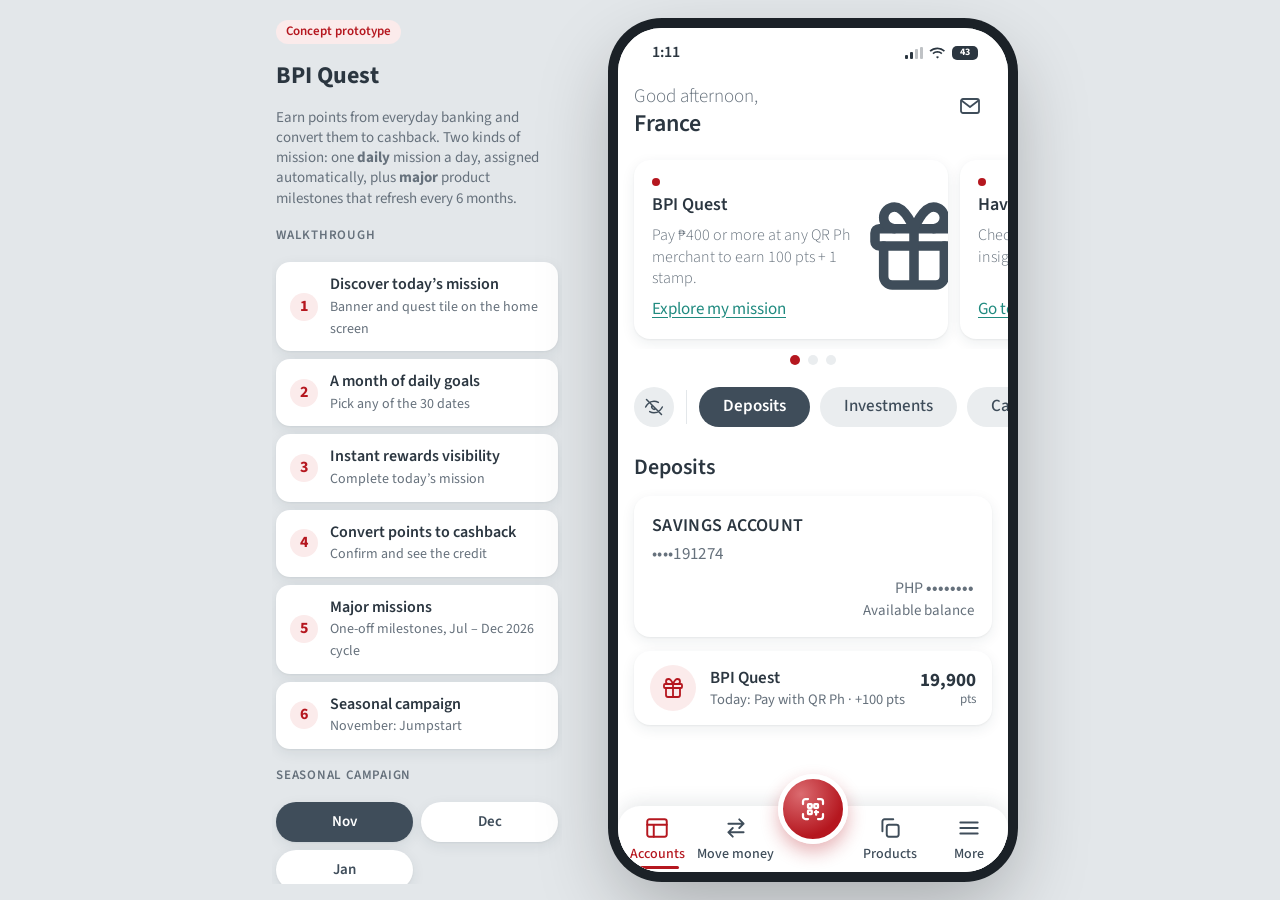
<file: index.html>
<!doctype html>
<html lang="en">
<head>
<meta charset="utf-8">
<meta name="viewport" content="width=device-width,initial-scale=1,viewport-fit=cover">
<!-- Light by default on every device (see :root in styles.css); this keeps
     the mobile browser chrome light to match instead of going dark. -->
<meta name="color-scheme" content="light">
<meta name="theme-color" content="#FFFFFF">
<title>BPI Quest</title>
<link rel="preconnect" href="https://fonts.googleapis.com">
<link rel="preconnect" href="https://fonts.gstatic.com" crossorigin>
<link href="https://fonts.googleapis.com/css2?family=Source+Sans+3:wght@300;400;500;600;700&display=swap" rel="stylesheet">
<link rel="stylesheet" href="css/styles.css">
</head>
<body>

<svg width="0" height="0" style="position:absolute" aria-hidden="true" focusable="false">
  <symbol id="i-mail" viewBox="0 0 24 24"><rect x="3" y="5" width="18" height="14" rx="2"/><path d="M3.5 6.5 12 13l8.5-6.5"/></symbol>
  <symbol id="i-eye" viewBox="0 0 24 24"><path d="M2 12s3.6-7 10-7 10 7 10 7-3.6 7-10 7S2 12 2 12z"/><circle cx="12" cy="12" r="3"/></symbol>
  <symbol id="i-eye-off" viewBox="0 0 24 24"><path d="M2 12s3.6-7 10-7c2 0 3.700.6 5.200 1.500M22 12s-3.600 7-10 7c-2 0-3.700-.6-5.200-1.500M9.900 9.900a3 3 0 0 0 4.200 4.200M3 3l18 18"/></symbol>
  <symbol id="i-accounts" viewBox="0 0 24 24"><rect x="3" y="4" width="18" height="16" rx="2"/><path d="M3 9h18M9 9v11"/></symbol>
  <symbol id="i-move" viewBox="0 0 24 24"><path d="M5 8h14M15 4l4 4-4 4M19 16H5M9 12l-4 4 4 4"/></symbol>
  <symbol id="i-qr" viewBox="0 0 24 24"><path d="M4 8V6a2 2 0 0 1 2-2h2M16 4h2a2 2 0 0 1 2 2v2M20 16v2a2 2 0 0 1-2 2h-2M8 20H6a2 2 0 0 1-2-2v-2"/><rect x="8" y="8" width="3" height="3" rx=".5"/><rect x="13" y="8" width="3" height="3" rx=".5"/><rect x="8" y="13" width="3" height="3" rx=".5"/><path d="M13.500 14.500h2.500M14.500 13.500v3"/></symbol>
  <symbol id="i-products" viewBox="0 0 24 24"><rect x="9" y="9" width="11" height="11" rx="2"/><path d="M5 15V6a2 2 0 0 1 2-2h8"/></symbol>
  <symbol id="i-menu" viewBox="0 0 24 24"><path d="M4 7h16M4 12h16M4 17h16"/></symbol>
  <symbol id="i-chev-r" viewBox="0 0 24 24"><path d="m9 6 6 6-6 6"/></symbol>
  <symbol id="i-chev-l" viewBox="0 0 24 24"><path d="m15 6-6 6 6 6"/></symbol>
  <symbol id="i-x" viewBox="0 0 24 24"><path d="M6 6l12 12M18 6 6 18"/></symbol>
  <symbol id="i-check" viewBox="0 0 24 24"><path d="m5 12.500 4.500 4.500L19 7.500"/></symbol>
  <symbol id="i-gift" viewBox="0 0 24 24"><rect x="3" y="8" width="18" height="4" rx="1"/><path d="M12 8v13M5 12v7a2 2 0 0 0 2 2h10a2 2 0 0 0 2-2v-7M7.500 8a2.500 2.500 0 1 1 0-5C10 3 12 8 12 8s2-5 4.500-5a2.500 2.500 0 1 1 0 5"/></symbol>
  <symbol id="i-flame" viewBox="0 0 24 24"><path d="M12 3c.8 3.200 5.500 5 5.500 10a5.500 5.500 0 0 1-11 0c0-2 .8-3.300 2-4.500 0 1.800.8 3 2 3C10.500 8.500 10.500 5.500 12 3z"/></symbol>
  <symbol id="i-bill" viewBox="0 0 24 24"><path d="M6 3h12v18l-3-2-3 2-3-2-3 2z"/><path d="M9 8h6M9 12h6"/></symbol>
  <symbol id="i-coins" viewBox="0 0 24 24"><ellipse cx="12" cy="6" rx="7" ry="3"/><path d="M5 6v6c0 1.700 3.100 3 7 3s7-1.300 7-3V6M5 12v6c0 1.700 3.100 3 7 3s7-1.300 7-3v-6"/></symbol>
  <symbol id="i-book" viewBox="0 0 24 24"><path d="M4 5.500A2.500 2.500 0 0 1 6.500 3H20v14H6.500A2.500 2.500 0 0 0 4 19.500z"/><path d="M4 19.500A2.500 2.500 0 0 0 6.500 22H20v-5"/></symbol>
  <symbol id="i-info" viewBox="0 0 24 24"><circle cx="12" cy="12" r="9"/><path d="M12 11v5M12 8h.01"/></symbol>
  <symbol id="i-lock" viewBox="0 0 24 24"><rect x="5" y="11" width="14" height="10" rx="2"/><path d="M8 11V8a4 4 0 0 1 8 0v3"/></symbol>
  <symbol id="i-wallet" viewBox="0 0 24 24"><path d="M3 8a2 2 0 0 1 2-2h12v3M3 8v10a2 2 0 0 0 2 2h14a1 1 0 0 0 1-1V9a1 1 0 0 0-1-1H5a2 2 0 0 1-2-2"/><path d="M16 14h2"/></symbol>
  <symbol id="i-arrow-up" viewBox="0 0 24 24"><path d="M12 19V5M6 11l6-6 6 6"/></symbol>
  <symbol id="i-cash" viewBox="0 0 24 24"><circle cx="12" cy="12" r="9"/><path d="M9.500 16V8h3a2 2 0 0 1 0 4h-3M8 10h6M8 12.500h6"/></symbol>
  <symbol id="i-bulb" viewBox="0 0 24 24"><path d="M9 18h6M10 21h4M12 3a6 6 0 0 0-3.500 10.900c.6.500 1 1.200 1 2.100h5c0-.9.400-1.600 1-2.100A6 6 0 0 0 12 3z"/></symbol>
  <symbol id="i-minus" viewBox="0 0 24 24"><path d="M7 12h10"/></symbol>
  <symbol id="i-card" viewBox="0 0 24 24"><rect x="2" y="5" width="20" height="14" rx="2.5"/><path d="M2 10h20"/><path d="M5.5 15h4"/></symbol>
  <symbol id="i-car" viewBox="0 0 24 24"><path d="M3.500 16 5 11a2 2 0 0 1 1.900-1.400h10.200A2 2 0 0 1 19 11l1.500 5"/><rect x="2" y="16" width="20" height="4" rx="1.500"/><circle cx="7" cy="20" r="1.600"/><circle cx="17" cy="20" r="1.600"/></symbol>
  <symbol id="i-home" viewBox="0 0 24 24"><path d="M4 11.500 12 4l8 7.500"/><path d="M6 10v10h12V10"/><path d="M10 20v-6h4v6"/></symbol>
  <symbol id="i-moto" viewBox="0 0 24 24"><circle cx="6" cy="17" r="3"/><circle cx="18" cy="17" r="3"/><path d="M6 17h5l2-5h4M13 12l2 5M9 17l3-6"/></symbol>
  <symbol id="i-chart" viewBox="0 0 24 24"><path d="M3 17l5-5 4 4 7-8"/><path d="M15 6h4v4"/></symbol>
  <symbol id="i-shield" viewBox="0 0 24 24"><path d="M12 3 4 6v6c0 4.400 3.300 7.600 8 9 4.700-1.400 8-4.600 8-9V6z"/><path d="m8.800 12 2.200 2.400 4.200-4.800"/></symbol>
</svg>

<main class="stage">
  <aside class="panel" id="panel" aria-label="Prototype guide"></aside>

  <div class="phone" id="phone">
    <div class="status" aria-hidden="true">
      <span>1:11</span>
      <span class="r">
        <svg viewBox="0 0 18 12"><rect x="0" y="8" width="3" height="4" rx="1"/><rect x="5" y="5" width="3" height="7" rx="1"/><rect x="10" y="2" width="3" height="10" rx="1" opacity=".3"/><rect x="15" y="0" width="3" height="12" rx="1" opacity=".3"/></svg>
        <svg viewBox="0 0 17 12"><path d="M8.500 2.200c2.400 0 4.600.9 6.300 2.500l1.200-1.300A11.500 11.500 0 0 0 8.500.4C5.400.4 2.600 1.600.5 3.500l1.200 1.300a9.700 9.700 0 0 1 6.800-2.600zm0 3.600c1.400 0 2.700.5 3.700 1.400l1.200-1.300a7.900 7.900 0 0 0-10 0l1.200 1.300c1-.9 2.300-1.400 3.700-1.400zm0 3.500c.6 0 1.100.2 1.500.6L8.500 11.500 7 9.900c.4-.4.900-.6 1.500-.6z"/></svg>
        <span class="batt">43</span>
      </span>
    </div>

    <!-- HOME -->
    <section class="screen white" id="s-home" aria-label="Accounts">
      <div class="scroll" id="homeScroll"><div id="homeBody"></div></div>
      <nav class="nav" aria-label="Main">
        <button class="on" data-act="toast" data-msg="You are on Accounts">
          <svg class="ic" aria-hidden="true"><use href="#i-accounts"/></svg>Accounts</button>
        <button data-act="toast" data-msg="Move money is not part of this prototype">
          <svg class="ic" aria-hidden="true"><use href="#i-move"/></svg>Move money</button>
        <span></span>
        <button data-act="toast" data-msg="Products is not part of this prototype">
          <svg class="ic" aria-hidden="true"><use href="#i-products"/></svg>Products</button>
        <button data-act="more">
          <svg class="ic" aria-hidden="true"><use href="#i-menu"/></svg>More</button>
        <button class="fab" data-act="startQR" aria-label="Scan QR Ph to pay"><svg class="ic" aria-hidden="true"><use href="#i-qr"/></svg></button>
      </nav>
    </section>

    <!-- BPI QUEST HUB -->
    <section class="screen" id="s-hub" aria-label="BPI Quest">
      <div class="appbar">
        <button class="ib" data-act="back" aria-label="Back"><svg class="ic"><use href="#i-chev-l"/></svg></button>
        <h2>BPI Quest</h2>
        <button class="ib" data-act="how" aria-label="How BPI Quest works"><svg class="ic"><use href="#i-info"/></svg></button>
      </div>
      <div class="scroll"><div class="stack" id="hubBody"></div></div>
    </section>

    <!-- SEASONAL CAMPAIGN (this month's banner offer) -->
    <section class="screen" id="s-season" aria-label="Seasonal campaign">
      <div class="appbar">
        <button class="ib" data-act="back" aria-label="Back"><svg class="ic"><use href="#i-chev-l"/></svg></button>
        <h2 id="seasonTitle">Seasonal</h2>
        <span class="ib"></span>
      </div>
      <div class="scroll"><div class="stack" id="seasonBody"></div></div>
      <div class="foot" id="seasonFoot"></div>
    </section>

    <!-- QR SCANNER -->
    <section class="screen scan" id="s-scan" aria-label="Scan QR Ph">
      <div class="appbar">
        <button class="ib" data-act="back" aria-label="Close"><svg class="ic"><use href="#i-x"/></svg></button>
        <h2>Scan QR Ph</h2>
        <span class="ib"></span>
      </div>
      <div class="scan-view">
        <div class="scan-banner" id="scanBanner"></div>
        <div class="vf"><i></i><i></i><i></i><i></i></div>
        <p>Point your camera at a QR Ph code to pay.</p>
      </div>
      <div class="foot"><button class="btn btn-light btn-block" data-act="scan">Simulate scanning a QR Ph code</button></div>
    </section>

    <!-- PAY (QR / bill / save) -->
    <section class="screen" id="s-pay" aria-label="Payment">
      <div class="appbar">
        <button class="ib" data-act="back" aria-label="Back"><svg class="ic"><use href="#i-chev-l"/></svg></button>
        <h2 id="payTitle">Pay</h2>
        <span class="ib"></span>
      </div>
      <div class="scroll"><div class="stack" id="payBody"></div></div>
      <div class="foot" id="payFoot"></div>
    </section>

    <!-- LEARN -->
    <section class="screen" id="s-learn" aria-label="Money tip">
      <div class="appbar">
        <button class="ib" data-act="back" aria-label="Back"><svg class="ic"><use href="#i-chev-l"/></svg></button>
        <h2>1-minute tip</h2>
        <span class="ib"></span>
      </div>
      <div class="scroll"><div class="stack" id="learnBody"></div></div>
      <div class="foot" id="learnFoot"></div>
    </section>

    <!-- SUCCESS -->
    <section class="screen" id="s-success" aria-label="Success">
      <div class="scroll"><div class="stack" id="sucBody"></div></div>
      <div class="foot" id="sucFoot"></div>
    </section>

    <!-- REDEEM -->
    <section class="screen" id="s-redeem" aria-label="Convert points">
      <div class="appbar">
        <button class="ib" data-act="back" aria-label="Back"><svg class="ic"><use href="#i-chev-l"/></svg></button>
        <h2>Convert to cashback</h2>
        <span class="ib"></span>
      </div>
      <div class="scroll"><div class="stack" id="redeemBody"></div></div>
      <div class="foot" id="redeemFoot"></div>
    </section>

    <!-- REDEEM DONE -->
    <section class="screen" id="s-done" aria-label="Cashback credited">
      <div class="scroll"><div class="stack" id="doneBody"></div></div>
      <div class="foot" id="doneFoot"></div>
    </section>

    <!-- SUPPLEMENTARY CARD -->
    <section class="screen" id="s-supp" aria-label="Supplementary card">
      <div class="appbar">
        <button class="ib" data-act="back" aria-label="Back"><svg class="ic"><use href="#i-chev-l"/></svg></button>
        <h2>Supplementary card</h2>
        <span class="ib"></span>
      </div>
      <div class="scroll"><div class="stack" id="suppBody"></div></div>
      <div class="foot" id="suppFoot"></div>
    </section>

    <!-- APPLY FOR A CREDIT CARD (non-holders) -->
    <section class="screen" id="s-apply" aria-label="Apply for a credit card">
      <div class="appbar">
        <button class="ib" data-act="back" aria-label="Back"><svg class="ic"><use href="#i-chev-l"/></svg></button>
        <h2>Apply for a credit card</h2>
        <span class="ib"></span>
      </div>
      <div class="scroll"><div class="stack" id="applyBody"></div></div>
      <div class="foot" id="applyFoot"></div>
    </section>

    <!-- INSTALLMENT (existing cardholders) -->
    <section class="screen" id="s-inst" aria-label="Installment">
      <div class="appbar">
        <button class="ib" data-act="back" aria-label="Back"><svg class="ic"><use href="#i-chev-l"/></svg></button>
        <h2>Installment</h2>
        <span class="ib"></span>
      </div>
      <div class="scroll"><div class="stack" id="instBody"></div></div>
      <div class="foot" id="instFoot"></div>
    </section>

    <!-- PERSONAL LOAN -->
    <section class="screen" id="s-ploan" aria-label="Personal loan">
      <div class="appbar">
        <button class="ib" data-act="back" aria-label="Back"><svg class="ic"><use href="#i-chev-l"/></svg></button>
        <h2>Personal loan</h2>
        <span class="ib"></span>
      </div>
      <div class="scroll"><div class="stack" id="ploanBody"></div></div>
      <div class="foot" id="ploanFoot"></div>
    </section>

    <!-- AUTO / HOUSING / MOTORCYCLE LOAN -->
    <section class="screen" id="s-loan" aria-label="Loan application">
      <div class="appbar">
        <button class="ib" data-act="back" aria-label="Back"><svg class="ic"><use href="#i-chev-l"/></svg></button>
        <h2 id="loanTitle">Loan</h2>
        <span class="ib"></span>
      </div>
      <div class="scroll"><div class="stack" id="loanBody"></div></div>
      <div class="foot" id="loanFoot"></div>
    </section>

    <!-- BPI WEALTH: APPLY FOR UITF / ALFM -->
    <section class="screen" id="s-fundApply" aria-label="Investment fund application">
      <div class="appbar">
        <button class="ib" data-act="back" aria-label="Back"><svg class="ic"><use href="#i-chev-l"/></svg></button>
        <h2 id="fundApplyTitle">Fund</h2>
        <span class="ib"></span>
      </div>
      <div class="scroll"><div class="stack" id="fundApplyBody"></div></div>
      <div class="foot" id="fundApplyFoot"></div>
    </section>

    <!-- BPI WEALTH: DEPOSIT MORE -->
    <section class="screen" id="s-fundDeposit" aria-label="Deposit to investment fund">
      <div class="appbar">
        <button class="ib" data-act="back" aria-label="Back"><svg class="ic"><use href="#i-chev-l"/></svg></button>
        <h2 id="fundDepositTitle">Deposit</h2>
        <span class="ib"></span>
      </div>
      <div class="scroll"><div class="stack" id="fundDepositBody"></div></div>
      <div class="foot" id="fundDepositFoot"></div>
    </section>

    <div class="sheet-wrap" id="sheet" aria-hidden="true">
      <div class="scrim" data-act="closeSheet"></div>
      <div class="sheet" role="dialog" aria-modal="true" id="sheetBody"></div>
    </div>
    <div class="toast" id="toast" role="status" aria-live="polite"></div>
  </div>
</main>

<!-- Plain classic scripts (no type="module"), loaded in dependency order,
     so this still runs by double-clicking the file — no server needed. -->
<script src="js/data.js"></script>
<script src="js/state.js"></script>
<script src="js/nav.js"></script>
<script src="js/dropzone.js"></script>
<script src="js/screen-home.js"></script>
<script src="js/screen-hub.js"></script>
<script src="js/screen-pay.js"></script>
<script src="js/screen-learn.js"></script>
<script src="js/screen-success.js"></script>
<script src="js/screen-redeem.js"></script>
<script src="js/screen-supp.js"></script>
<script src="js/screen-apply.js"></script>
<script src="js/screen-inst.js"></script>
<script src="js/screen-ploan.js"></script>
<script src="js/screen-loan.js"></script>
<script src="js/screen-fund.js"></script>
<script src="js/screen-season.js"></script>
<script src="js/guide.js"></script>
<script src="js/actions.js"></script>
<script src="js/main.js"></script>
</body>
</html>
</file>
<file: css/styles.css>
/* Layout: one phone-sized app on a neutral stage, with a prototype guide beside it on wide screens.
   Look: BPI app (white surfaces, slate chips, BPI red actions, teal links, floating red QR button). */
:root{
  color-scheme:light;
  --stage:#E3E7EA; --frame:#1B2127;
  --home:#FFFFFF; --bg:#F5F6F7; --surface:#FFFFFF;
  --ink:#2B3640; --ink-2:#66717C; --line:#E3E7EA;
  --chip:#EAEDEF; --chip-ink:#3F4D5A;
  --slate:#3F4D5A; --on-slate:#FFFFFF;
  --red:#B5171F; --red-2:#D0494F; --red-tint:#FBEBEB; --on-red:#FFFFFF;
  --teal:#1F8A7F;
  --gold:#8F5F00; --gold-tint:#FFF1D0; --gold-fill:#F2B84B;
  --green:#23764C; --green-tint:#E2F3EA;
  --scan-bg:#0E1317;
  --scrim:rgba(18,26,33,.45);
  --shadow:0 1px 2px rgba(31,45,58,.06),0 4px 14px rgba(31,45,58,.08);
}
/* Light is the default everywhere, on purpose: the demo gets scanned on
   whatever phone is in the room, and it should look the same on all of
   them (and match the deck) rather than follow each device's dark-mode
   setting. The dark palette below is kept but is now opt-in — it applies
   only to <html data-theme="dark">, which nothing sets today. */
:root[data-theme="dark"]{
  color-scheme:dark;
  --stage:#0B0E10; --frame:#000;
  --home:#0F1317; --bg:#0F1317; --surface:#1A2026;
  --ink:#E8ECEF; --ink-2:#9AA6B0; --line:#2B343C;
  --chip:#252D34; --chip-ink:#D5DCE1;
  --slate:#2D3944;
  --red:#D2434A; --red-2:#E0666B; --red-tint:#3A2023;
  --teal:#4CC3B6;
  --gold:#F0B544; --gold-tint:#3A2E12;
  --green:#5CC694; --green-tint:#17301F;
  --shadow:0 1px 2px rgba(0,0,0,.4),0 4px 14px rgba(0,0,0,.35);
}

*{box-sizing:border-box}
html,body{height:100%;margin:0}
body{font-family:'Source Sans 3',system-ui,-apple-system,'Segoe UI',Roboto,sans-serif;font-size:16px;line-height:1.35;color:var(--ink);background:var(--stage);-webkit-font-smoothing:antialiased;overflow:hidden}
button{font:inherit;color:inherit;background:none;border:0;padding:0;cursor:pointer;text-align:inherit;-webkit-tap-highlight-color:transparent}
button:disabled{cursor:not-allowed}
h1,h2,h3,h4,p,ol,ul{margin:0}
input{font:inherit}
:focus-visible{outline:2px solid var(--teal);outline-offset:2px}
.ic{width:24px;height:24px;fill:none;stroke:currentColor;stroke-width:1.8;stroke-linecap:round;stroke-linejoin:round;flex:none}
.ic.sm{width:16px;height:16px}
.ic.md{width:20px;height:20px}
.num{font-variant-numeric:tabular-nums}

/* ---------- stage + guide ---------- */
.stage{height:100%;display:flex;align-items:center;justify-content:center;gap:56px;padding:16px}
.panel{width:290px;flex:none;max-height:100%;overflow:auto;display:flex;flex-direction:column;gap:20px;padding:4px}
.panel h2{font-size:24px;font-weight:700;line-height:1.15}
.panel h3{font-size:13px;font-weight:600;letter-spacing:.06em;text-transform:uppercase;color:var(--ink-2)}
.panel .lead,.fine{color:var(--ink-2);font-size:15px}
.fine{font-size:13px}
.tag{display:inline-flex;align-self:flex-start;height:24px;align-items:center;padding:0 10px;border-radius:12px;background:var(--red-tint);color:var(--red);font-size:13px;font-weight:600}
.steps{list-style:none;padding:0;display:flex;flex-direction:column;gap:8px}
.steps button{width:100%;display:flex;gap:12px;align-items:center;padding:12px 14px;border-radius:14px;background:var(--surface);box-shadow:var(--shadow)}
.steps .n{width:28px;height:28px;border-radius:50%;background:var(--red-tint);color:var(--red);display:grid;place-items:center;font-weight:700;flex:none}
.steps b{display:block;font-weight:600}
.steps small{color:var(--ink-2);font-size:14px}
.seg4{display:grid;grid-template-columns:1fr 1fr;gap:8px}
.seg4 button,.ghost{height:40px;border-radius:20px;background:var(--surface);box-shadow:var(--shadow);font-weight:600;font-size:15px;text-align:center;color:var(--chip-ink)}
.seg4 button.on{background:var(--slate);color:#fff}
.ghost{padding:0 18px}

.phone{position:relative;width:390px;height:100%;max-height:844px;background:var(--bg);border-radius:44px;overflow:hidden;box-shadow:0 0 0 10px var(--frame),0 30px 80px rgba(0,0,0,.28);--sb:44px;isolation:isolate}
.status{position:absolute;top:0;left:0;right:0;height:44px;z-index:60;display:flex;align-items:center;justify-content:space-between;padding:6px 30px 0 34px;font-weight:600;font-size:16px;pointer-events:none;color:var(--ink)}
.status .r{display:flex;gap:6px;align-items:center}
.status svg{height:12px;width:auto;fill:currentColor}
.batt{display:inline-grid;place-items:center;height:14px;min-width:26px;border-radius:5px;background:var(--ink);color:var(--home);font-size:10px;font-weight:700;padding:0 3px}
@media (max-width:820px){.panel{display:none}}
/* On a real phone the frame goes full-bleed and the fake status bar gives
   way to the device's own. --sb then carries the notch inset so app bars
   don't slide under it; the matching bottom insets are on .nav, .foot and
   .sheet. env() is 0 on desktop and on devices without insets, so all of
   this is a no-op there. */
@media (max-width:520px){
  .stage{padding:0}
  .phone{width:100%;max-height:none;border-radius:0;box-shadow:none;--sb:env(safe-area-inset-top,0px)}
  .status{display:none}
}

/* ---------- screens ---------- */
.screen{position:absolute;inset:0;display:flex;flex-direction:column;background:var(--bg);padding-top:var(--sb);transform:translateX(100%);visibility:hidden;transition:transform .3s cubic-bezier(.2,.8,.2,1),visibility 0s .3s}
.screen.on,.screen.under{visibility:visible;transition:transform .3s cubic-bezier(.2,.8,.2,1),visibility 0s}
.screen.on{transform:none}
.screen.under{transform:translateX(-22%)}
.screen.white{background:var(--home)}
.scroll{flex:1;min-height:0;overflow-y:auto;overscroll-behavior:contain;scrollbar-width:none}
.scroll::-webkit-scrollbar{display:none}
.appbar{flex:none;display:flex;align-items:center;gap:4px;height:56px;padding:0 8px}
.appbar h2{flex:1;font-size:19px;font-weight:600;text-align:center}
.ib{width:44px;height:44px;border-radius:50%;display:grid;place-items:center;color:var(--chip-ink)}
.ib:active{background:var(--chip)}
.foot{flex:none;padding:12px 16px calc(16px + env(safe-area-inset-bottom,0px));background:var(--surface);border-top:1px solid var(--line);display:flex;flex-direction:column;gap:8px}
.stack{display:flex;flex-direction:column;gap:16px;padding:8px 16px 28px}

/* ---------- shared pieces ---------- */
.card{background:var(--surface);border-radius:16px;box-shadow:var(--shadow);padding:16px}
.btn{min-height:50px;border-radius:25px;padding:0 24px;font-weight:600;font-size:17px;display:inline-flex;align-items:center;justify-content:center;gap:8px;text-align:center}
.btn-red{background:var(--red);color:var(--on-red)}
.btn-red:active{background:var(--red-2)}
.btn-light{background:#fff;color:#B5171F}
.btn-ghost{background:var(--chip);color:var(--chip-ink)}
.btn-block{width:100%}
.btn:disabled{opacity:.42}
.link{color:var(--teal);text-decoration:underline;text-underline-offset:3px;font-size:17px}
.pill{display:inline-flex;align-items:center;gap:4px;height:26px;padding:0 10px;border-radius:13px;font-size:14px;font-weight:600;background:var(--chip);color:var(--chip-ink)}
.pill.gold{background:var(--gold-tint);color:var(--gold)}
.pill.green{background:var(--green-tint);color:var(--green)}
.pill.red{background:var(--red-tint);color:var(--red)}
.muted{color:var(--ink-2)}
.status-chip{display:inline-flex;align-items:center;gap:6px;height:24px;padding:0 10px;border-radius:12px;font-size:13px;font-weight:600}
.status-chip.ok{background:var(--green-tint);color:var(--green)}
.status-chip.pend{background:var(--gold-tint);color:var(--gold)}
.status-chip.red{background:var(--chip);color:var(--chip-ink)}
.spin{width:10px;height:10px;border-radius:50%;border:2px solid currentColor;border-right-color:transparent;animation:spin .8s linear infinite}
@keyframes spin{to{transform:rotate(360deg)}}
.meter{height:8px;border-radius:4px;background:var(--chip);overflow:hidden}
.meter i{display:block;height:100%;border-radius:4px;background:var(--red)}
.note{display:flex;gap:10px;align-items:flex-start;padding:12px 14px;border-radius:14px;font-size:15px;line-height:1.35}
.note.ok{background:var(--green-tint);color:var(--green)}
.note.warn{background:var(--gold-tint);color:var(--gold)}
.note.info{background:var(--chip);color:var(--chip-ink)}
.note .ic{margin-top:1px}
.avatar{width:44px;height:44px;border-radius:50%;background:var(--chip);color:var(--chip-ink);display:grid;place-items:center;font-weight:700;font-size:18px;flex:none}
.sect{font-size:22px;font-weight:600;padding:0 16px}
.sect-row{display:flex;align-items:baseline;justify-content:space-between;padding:0 16px}
.sect-row h3{font-size:20px;font-weight:600}

/* ---------- home ---------- */
.greet{display:flex;justify-content:space-between;align-items:flex-start;padding:12px 16px 16px 16px}
.greet p{font-size:19px;font-weight:300;color:var(--ink-2)}
.greet h1{font-size:24px;font-weight:600;line-height:1.2}
.car{display:flex;gap:12px;overflow-x:auto;scroll-snap-type:x mandatory;padding:6px 16px 10px;scrollbar-width:none}
.car::-webkit-scrollbar{display:none}
.slide{position:relative;flex:none;width:calc(100% - 44px);min-height:176px;scroll-snap-align:center;background:var(--surface);border-radius:16px;box-shadow:var(--shadow);overflow:hidden}
.slide-tx{position:relative;z-index:1;max-width:70%;height:100%;padding:18px 0 18px 18px;display:flex;flex-direction:column;gap:8px;align-items:flex-start}
.slide-tx h3{font-size:18px;font-weight:600;line-height:1.25}
.slide-tx p{font-size:16px;font-weight:300;color:var(--ink-2);line-height:1.35;flex:1}
.dot-red{width:8px;height:8px;border-radius:50%;background:var(--red)}
.slide-ill{position:absolute;right:-18px;top:34px;width:104px;height:104px;color:var(--slate)}
.slide-ill .ic{width:100%;height:100%;stroke-width:2.2}
.ill-pill{position:absolute;right:30px;top:20px;z-index:1}
.dots{display:flex;gap:8px;justify-content:center;padding:6px 0 18px}
.dots i{width:10px;height:10px;border-radius:50%;background:var(--chip)}
.dots i.on{background:var(--red)}
.filters{display:flex;align-items:center;gap:0;padding:0 0 0 16px}
.eye{width:40px;height:40px;border-radius:50%;background:var(--chip);color:var(--chip-ink);display:grid;place-items:center;flex:none}
.vr{width:1px;height:34px;background:var(--line);margin:0 12px;flex:none}
.chips{display:flex;gap:10px;overflow-x:auto;padding:4px 16px 4px 0;scrollbar-width:none;flex:1}
.chips::-webkit-scrollbar{display:none}
.chips button{flex:none;height:40px;padding:0 24px;border-radius:20px;background:var(--chip);color:var(--chip-ink);font-size:17px;font-weight:500}
.chips button.on{background:var(--slate);color:#fff;font-weight:600}
.home-sec{display:flex;flex-direction:column;gap:14px;padding:22px 16px 28px}
.home-sec>h2{font-size:22px;font-weight:600}
.acct{display:block;width:100%;padding:18px 18px 16px}
.acct h3{font-size:18px;font-weight:600;letter-spacing:.02em}
.acct .mask{font-size:17px;color:var(--ink-2);margin-top:4px;letter-spacing:.02em}
.acct .bal{margin-top:12px;text-align:right;display:flex;flex-direction:column;gap:2px}
.acct .bal span{font-size:16px;color:var(--ink-2)}
.acct .bal small{font-size:15px;color:var(--ink-2)}
.tile{display:flex;align-items:center;gap:14px;width:100%;padding:14px 16px}
.tile-ic{width:46px;height:46px;border-radius:50%;background:var(--red-tint);color:var(--red);display:grid;place-items:center;flex:none}
.tile-tx{flex:1;min-width:0;display:flex;flex-direction:column}
.tile-tx b{font-size:17px;font-weight:600}
.tile-tx small{font-size:14.5px;color:var(--ink-2)}
.tile-pts{text-align:right;display:flex;flex-direction:column;line-height:1.1}
.tile-pts b{font-size:19px;font-weight:700}
.tile-pts small{font-size:13px;color:var(--ink-2)}
.tile.feat{background:var(--red-tint)}
.tile.feat .tile-ic{background:var(--red);color:#fff}
.tile.is-done .tile-ic{background:var(--green-tint);color:var(--green)}
.tile .ic.lk{color:var(--ink-2)}
.empty{text-align:center;padding:28px 20px;display:flex;flex-direction:column;gap:6px;align-items:center}
.empty b{font-size:17px}
.empty p{color:var(--ink-2);font-size:15px}

.nav{position:relative;flex:none;display:grid;grid-template-columns:1fr 1fr 76px 1fr 1fr;height:calc(66px + env(safe-area-inset-bottom,0px));padding-bottom:env(safe-area-inset-bottom,0px);background:var(--surface);border-radius:22px 22px 0 0;box-shadow:0 -4px 18px rgba(31,45,58,.1);z-index:5}
.nav>button{position:relative;display:flex;flex-direction:column;align-items:center;justify-content:center;gap:4px;font-size:14px;font-weight:500;color:var(--chip-ink);text-align:center;white-space:nowrap}
.nav>button.on{color:var(--red)}
.nav>button.on:not(.fab)::after{content:"";position:absolute;bottom:3px;left:22%;right:22%;height:3px;border-radius:2px;background:var(--red)}
.nav .ic{width:26px;height:26px}
.nav>.fab{position:absolute;left:50%;top:-32px;width:70px;height:70px;transform:translateX(-50%);border-radius:50%;background:radial-gradient(circle at 30% 25%,#DB6B70,#B5171F 70%);color:#fff;display:grid;place-items:center;border:5px solid var(--home);box-shadow:0 8px 18px rgba(181,23,31,.32)}
.nav>.fab .ic{width:30px;height:30px}

/* ---------- BPI Quest hub ---------- */
.hero{position:relative;overflow:hidden;background:var(--slate);color:var(--on-slate);border-radius:20px;padding:20px;display:flex;flex-direction:column;gap:12px;box-shadow:var(--shadow)}
.hero::before,.hero::after{content:"";position:absolute;border-radius:50%;border:26px solid rgba(255,255,255,.05);pointer-events:none}
.hero::before{width:210px;height:210px;right:-70px;top:-84px}
.hero::after{width:130px;height:130px;right:36px;bottom:-84px}
.hero>*{position:relative;z-index:1}
.hero-top{display:flex;justify-content:space-between;align-items:center;font-size:15px;opacity:.92}
.hero-top .streak{display:inline-flex;gap:4px;align-items:center;height:26px;padding:0 10px;border-radius:13px;background:rgba(255,255,255,.14);font-weight:600;font-size:14px}
.hero-pts{font-size:46px;font-weight:700;line-height:1;letter-spacing:-.01em}
.hero-pts small{font-size:20px;font-weight:500;margin-left:4px;opacity:.85}
.hero-sub{font-size:16px;opacity:.9}
.hero .meter{background:rgba(255,255,255,.2)}
.hero .meter i{background:var(--gold-fill)}
.hero-note{font-size:15px;opacity:.92;display:flex;justify-content:space-between;gap:8px}
.hero .btn{margin-top:4px}
.seg{display:grid;grid-template-columns:repeat(3,1fr);background:var(--chip);border-radius:22px;padding:4px}
.seg.s4{grid-template-columns:repeat(4,1fr)}
.seg button{height:38px;border-radius:19px;text-align:center;font-weight:600;font-size:16px;color:var(--chip-ink)}
.seg.s4 button{font-size:15px}
.seg button.on{background:var(--slate);color:#fff}
.days{display:flex;gap:8px;overflow-x:auto;padding:4px 16px 10px;margin:0 -16px;scrollbar-width:none;scroll-snap-type:x proximity}
.days::-webkit-scrollbar{display:none}
.day{flex:none;width:54px;height:80px;border-radius:16px;background:var(--surface);box-shadow:var(--shadow);display:flex;flex-direction:column;align-items:center;justify-content:center;gap:3px;scroll-snap-align:center}
.day small{font-size:13px;color:var(--ink-2)}
.day b{font-size:19px;font-weight:700}
.day .mk{width:20px;height:20px;border-radius:50%;display:grid;place-items:center;background:var(--chip);color:var(--ink-2)}
.day .mk .ic{width:12px;height:12px;stroke-width:2.2}
.day.st-done .mk{background:var(--green-tint);color:var(--green)}
.day.st-today{background:var(--red)}
.day.st-today small,.day.st-today b{color:#fff}
.day.st-today .mk{background:rgba(255,255,255,.25);color:#fff}
.day.st-missed b{color:var(--ink-2)}
.day.st-missed .mk{background:transparent;color:var(--ink-2);opacity:.6}
.day.sel{box-shadow:0 0 0 2px var(--slate)}
.day.st-today.sel{box-shadow:0 0 0 2px var(--surface),0 0 0 4px var(--red)}
/* ---------- seasonal campaign banner ---------- */
.season{position:relative;display:block;width:100%;border-radius:18px;overflow:hidden;text-align:left;color:#fff;background:linear-gradient(135deg,var(--slate),#1B2127);box-shadow:var(--shadow)}
.season-img{position:absolute;inset:0;width:100%;height:100%;object-fit:cover}
.season-shade{position:absolute;inset:0;background:linear-gradient(90deg,rgba(14,19,23,.90) 0%,rgba(14,19,23,.74) 46%,rgba(14,19,23,.26) 100%)}
.season-in{position:relative;z-index:1;min-height:152px;padding:16px;display:flex;flex-direction:column;gap:5px}
.season-tag{display:inline-flex;align-items:center;gap:5px;align-self:flex-start;height:25px;padding:0 10px;border-radius:13px;background:rgba(255,255,255,.18);font-size:13px;font-weight:600}
.season-in b{font-size:21px;font-weight:700;line-height:1.15;margin-top:2px}
.season-in small{font-size:14.5px;line-height:1.35;opacity:.88;max-width:84%}
.season-row{margin-top:auto;padding-top:12px;display:flex;align-items:center;justify-content:space-between;gap:10px;flex-wrap:wrap}
.season-go{display:inline-flex;align-items:center;gap:2px;font-size:15px;font-weight:600;white-space:nowrap}
.season.tall .season-in{min-height:188px}

.quest{display:flex;flex-direction:column;gap:12px}
.q-head{display:flex;gap:12px;align-items:center}
.q-ic{width:48px;height:48px;border-radius:14px;background:var(--red-tint);color:var(--red);display:grid;place-items:center;flex:none}
.q-date{font-size:14px;color:var(--ink-2);font-weight:500}
.q-head h3{font-size:20px;font-weight:600;line-height:1.2}
.quest>p{color:var(--ink-2);font-size:16px}
.q-rew{display:flex;gap:8px;flex-wrap:wrap}
.q-state{display:flex;gap:10px;align-items:center;padding:12px 14px;border-radius:14px;background:var(--chip);color:var(--chip-ink);font-size:15px}
.q-state.ok{background:var(--green-tint);color:var(--green);font-weight:600}
.card h4{font-size:17px;font-weight:600}
.row-b{display:flex;justify-content:space-between;align-items:baseline;gap:12px}
.stamps{display:flex;gap:10px;margin:14px 0 12px}
.stamp{flex:1;aspect-ratio:1;max-width:52px;border-radius:50%;border:2px dashed var(--line);display:grid;place-items:center;color:transparent}
.stamp.on{background:var(--red);border:2px solid var(--red);color:#fff}
.stamp.new{animation:pop .5s cubic-bezier(.2,1.6,.4,1) both}
.stamp .ic{width:55%;height:55%;stroke-width:2.4}
@keyframes pop{0%{transform:scale(.3);opacity:0}100%{transform:scale(1);opacity:1}}
.check-list{list-style:none;padding:0;display:flex;flex-direction:column;gap:14px;margin-top:14px}
.check-list li{display:flex;gap:12px;align-items:center;font-size:16px}
.check-list .c{width:26px;height:26px;border-radius:50%;border:2px solid var(--line);display:grid;place-items:center;flex:none;color:transparent}
.check-list li.on .c{background:var(--green);border-color:var(--green);color:#fff}
.check-list .c .ic{width:15px;height:15px;stroke-width:3}
.check-list li:not(.on){color:var(--ink-2)}
.ring{position:relative;width:56px;height:56px;flex:none}
.ring svg{width:56px;height:56px;transform:rotate(-90deg)}
.ring b{position:absolute;inset:0;display:grid;place-items:center;font-size:14px}
.cal{display:grid;grid-template-columns:repeat(7,1fr);gap:6px}
.cal .wh{text-align:center;font-size:13px;color:var(--ink-2);font-weight:600;padding-bottom:2px}
.cell{aspect-ratio:1/1.12;min-width:0;border-radius:12px;background:var(--bg);display:flex;flex-direction:column;align-items:center;justify-content:center;gap:2px;color:var(--chip-ink)}
.cell b{font-size:15px;font-weight:600}
.cell .ic{width:15px;height:15px;color:var(--ink-2)}
.cell.st-done{background:var(--green-tint)}
.cell.st-done .ic{color:var(--green)}
.cell.st-today{background:var(--red);color:#fff}
.cell.st-today .ic{color:#fff}
.cell.st-missed{opacity:.55}
.cell.sel{box-shadow:0 0 0 2px var(--slate)}
.cell.st-today.sel{box-shadow:0 0 0 2px var(--surface),0 0 0 4px var(--red)}
.legend{display:flex;gap:14px;flex-wrap:wrap;font-size:13px;color:var(--ink-2);margin-top:12px}
.legend span{display:inline-flex;gap:6px;align-items:center}
.legend i{width:10px;height:10px;border-radius:3px}
.led{list-style:none;padding:0;display:flex;flex-direction:column}
.led li{display:flex;align-items:center;gap:12px;padding:12px 0;border-bottom:1px solid var(--line)}
.led li:last-child{border-bottom:0}
.led .ti{flex:1;min-width:0}
.led .ti b{display:block;font-weight:600;font-size:16px}
.led .ti small{color:var(--ink-2);font-size:14px}
.led .pt{text-align:right;display:flex;flex-direction:column;gap:4px;align-items:flex-end}
.led .pt b{font-size:17px}
.led .pt b.pos{color:var(--green)}
.footnote{font-size:13px;color:var(--ink-2);text-align:center;padding:0 12px}

/* ---------- pay / learn / redeem ---------- */
.payee{display:flex;align-items:center;gap:12px}
.payee b{display:block;font-size:17px}
.payee small{color:var(--ink-2);font-size:14px}
.payee .pill{margin-left:auto}
.radios{display:flex;flex-direction:column;gap:10px}
.radio{display:flex;align-items:center;gap:12px;width:100%;padding:12px 14px;border-radius:16px;background:var(--surface);box-shadow:var(--shadow);border:2px solid transparent}
.radio b{display:block;font-size:17px;font-weight:600}
.radio small{color:var(--ink-2);font-size:14px}
.radio .grow{flex:1;min-width:0}
.radio .rd{width:24px;height:24px;min-width:24px;border-radius:50%;border:2px solid var(--line);flex:none;display:grid;place-items:center}
.radio.on{border-color:var(--red)}
.radio.on .rd{border-color:var(--red);background:var(--red);box-shadow:inset 0 0 0 5px var(--surface)}
.radio.lock{opacity:.55}
.radio.good{border-color:var(--green)}
.radio.good .rd{border-color:var(--green);background:var(--green);box-shadow:inset 0 0 0 5px var(--surface)}
.radio.bad{border-color:var(--red)}
.amt-card label{font-size:14px;color:var(--ink-2);font-weight:500}
.amt-row{display:flex;align-items:center;gap:6px;border-bottom:2px solid var(--line);padding:4px 0 6px;margin-top:4px}
.amt-row:focus-within{border-color:var(--red)}
.amt-row span{font-size:30px;font-weight:600;color:var(--ink-2)}
.amt-row input{flex:1;min-width:0;border:0;outline:0;background:transparent;font-size:34px;font-weight:700;color:var(--ink);padding:0;font-variant-numeric:tabular-nums}
.quick{display:flex;gap:8px;margin-top:12px;flex-wrap:wrap}
.quick button{height:36px;padding:0 16px;border-radius:18px;background:var(--chip);color:var(--chip-ink);font-weight:600;font-size:15px}
.quick button.on{background:var(--slate);color:#fff}
.err{color:var(--red);font-size:14px;min-height:0;margin-top:6px}
.err:empty{display:none}
.from{display:flex;gap:12px;align-items:center}
.from .lbl{font-size:14px;color:var(--ink-2);width:44px}
.from b{display:block}
.from small{color:var(--ink-2);font-size:14px}
.tip{display:flex;flex-direction:column;gap:12px}
.tip h3{font-size:22px;font-weight:600;line-height:1.2}
.tip p{font-size:17px;color:var(--ink-2)}
.big-ic{width:60px;height:60px;border-radius:18px;background:var(--red-tint);color:var(--red);display:grid;place-items:center}
.big-ic .ic{width:32px;height:32px}
.q-title{font-size:20px;font-weight:600;line-height:1.25}
.steps-dots{display:flex;gap:6px}
.steps-dots i{height:4px;flex:1;border-radius:2px;background:var(--chip)}
.steps-dots i.on{background:var(--red)}
.bullets{padding-left:20px;display:flex;flex-direction:column;gap:8px;color:var(--ink-2);font-size:16px}
.id-field{display:flex;flex-direction:column;gap:6px}
.id-field label{font-size:14px;color:var(--ink-2);font-weight:500}
.id-field input{border:0;border-bottom:2px solid var(--line);padding:6px 0;font-size:17px;background:transparent;outline:0;color:var(--ink);font:inherit}
.id-field input:focus{border-color:var(--red)}
.dropzone{border:2px dashed var(--line);border-radius:14px;padding:22px 16px;display:flex;flex-direction:column;align-items:center;gap:8px;text-align:center;cursor:pointer;color:var(--ink-2);font-size:15px}
.dropzone .ic{width:26px;height:26px}
.dropzone:hover,.dropzone:focus-visible{border-color:var(--teal)}
.dropzone.drag{border-color:var(--red);background:var(--red-tint);color:var(--red)}
.dropzone.has-file{border-color:var(--green);background:var(--green-tint);color:var(--green)}
.link-inline{color:var(--teal);text-decoration:underline;text-underline-offset:2px}
.cc{position:relative;border-radius:16px;padding:18px;color:#fff;background:linear-gradient(135deg,var(--slate),#1B2127);display:flex;flex-direction:column;gap:26px;box-shadow:var(--shadow)}
.cc small{opacity:.8;font-size:14px}

.ok-wrap{display:flex;flex-direction:column;align-items:center;text-align:center;gap:6px;padding:12px 0 6px}
.ok-badge{width:84px;height:84px;border-radius:50%;background:var(--green);color:#fff;display:grid;place-items:center;margin-bottom:10px;animation:pop .55s cubic-bezier(.2,1.5,.4,1) both;box-shadow:0 0 0 10px var(--green-tint)}
.ok-badge .ic{width:44px;height:44px;stroke-width:2.6}
.ok-badge.sm{width:62px;height:62px;margin-bottom:6px;box-shadow:0 0 0 8px var(--green-tint)}
.ok-badge.sm .ic{width:32px;height:32px}
.ok-wrap h2{font-size:26px;font-weight:700}
.ok-wrap p{color:var(--ink-2);font-size:16px}
.rows{display:flex;flex-direction:column}
.rows>div{display:flex;justify-content:space-between;align-items:center;gap:12px;padding:12px 0;border-bottom:1px solid var(--line);font-size:16px}
.rows>div:last-child{border-bottom:0}
.rows>div>span:first-child{color:var(--ink-2)}
.rows b{font-weight:600}
.rows .g{color:var(--green)}
.rows .r{color:var(--red)}
.unlock{display:flex;gap:12px;align-items:center;padding:16px;border-radius:16px;background:var(--gold-tint);color:var(--gold);animation:pop .5s cubic-bezier(.2,1.4,.4,1) both}
.unlock b{display:block;font-size:18px}
.unlock small{font-size:14.5px}
.tier{padding:14px 16px}
.tier .amt{font-size:24px;font-weight:700;line-height:1.1}
.tier small b{color:var(--ink)}
.cash{font-size:44px;font-weight:700;line-height:1;margin:8px 0 2px}

.sheet-wrap{position:absolute;inset:0;z-index:80;display:flex;align-items:flex-end;background:transparent;visibility:hidden}
.sheet-wrap.open{visibility:visible}
.scrim{position:absolute;inset:0;background:var(--scrim);opacity:0;transition:opacity .25s}
.sheet-wrap.open .scrim{opacity:1}
.sheet{position:relative;width:100%;max-height:88%;overflow:auto;background:var(--surface);border-radius:24px 24px 0 0;padding:10px 20px calc(24px + env(safe-area-inset-bottom,0px));transform:translateY(100%);transition:transform .3s cubic-bezier(.2,.8,.2,1);display:flex;flex-direction:column;gap:14px}
.sheet-wrap.open .sheet{transform:none}
.grab{width:40px;height:4px;border-radius:2px;background:var(--line);align-self:center;margin-bottom:4px}
.sheet h3{font-size:21px;font-weight:600}
.sheet ul{padding-left:20px;display:flex;flex-direction:column;gap:8px;color:var(--ink-2)}
.sheet .panel-in{display:flex;flex-direction:column;gap:18px}
.toast{position:absolute;left:20px;right:20px;bottom:90px;z-index:90;background:var(--slate);color:#fff;border-radius:14px;padding:12px 16px;font-size:15px;text-align:center;opacity:0;transform:translateY(8px);pointer-events:none;transition:.25s}
.toast.show{opacity:1;transform:none}

.screen.scan{background:var(--scan-bg);color:#fff}
.screen.scan .ib{color:#fff}
.scan-view{flex:1;display:flex;flex-direction:column;align-items:center;justify-content:center;gap:22px;padding:0 24px;text-align:center}
.vf{position:relative;width:236px;height:236px}
.vf i{position:absolute;width:38px;height:38px;border:4px solid #fff;border-radius:6px}
.vf i:nth-child(1){left:0;top:0;border-right:0;border-bottom:0}
.vf i:nth-child(2){right:0;top:0;border-left:0;border-bottom:0}
.vf i:nth-child(3){left:0;bottom:0;border-right:0;border-top:0}
.vf i:nth-child(4){right:0;bottom:0;border-left:0;border-top:0}
.vf::after{content:"";position:absolute;left:10px;right:10px;height:3px;border-radius:2px;background:var(--red-2);box-shadow:0 0 14px var(--red-2);animation:sweep 2.2s ease-in-out infinite alternate}
@keyframes sweep{from{top:14px}to{top:218px}}
.scan-view p{color:rgba(255,255,255,.75);font-size:16px;max-width:260px}
.scan-banner{display:flex;gap:8px;align-items:center;padding:8px 14px;border-radius:20px;background:rgba(255,255,255,.12);font-size:15px;font-weight:600}
.screen.scan .foot{background:transparent;border:0}

@media (prefers-reduced-motion:reduce){
  *,*::before,*::after{animation-duration:.01ms!important;animation-iteration-count:1!important;transition-duration:.01ms!important}
}
</file>
